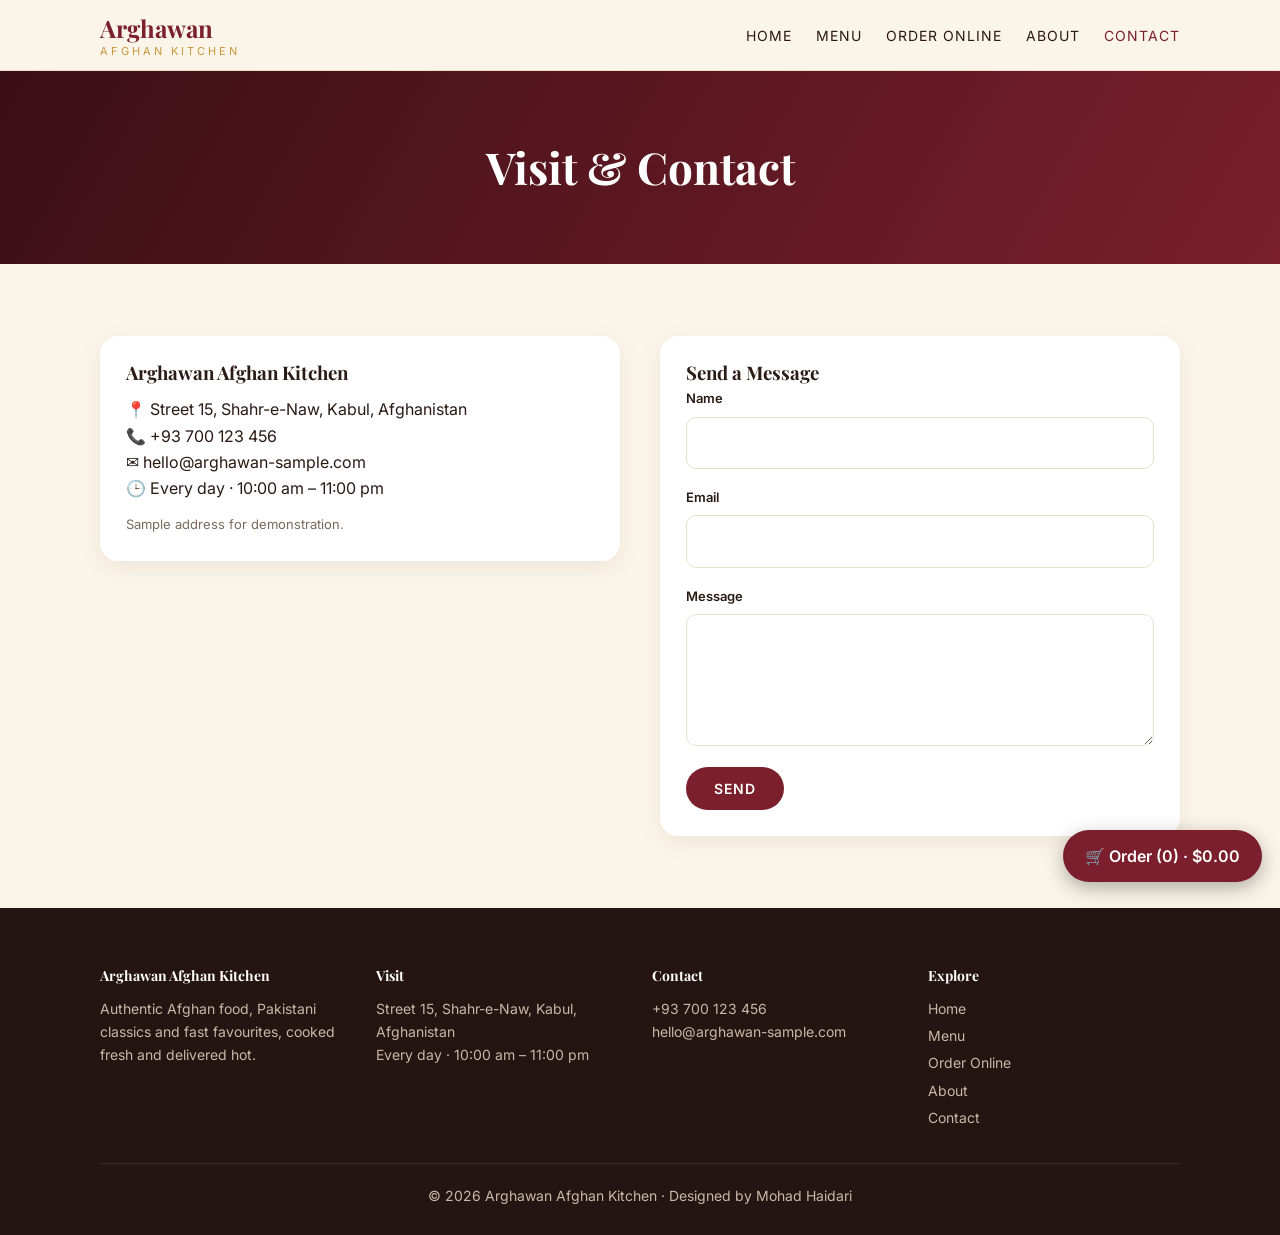
<file: contact.html>
<!DOCTYPE html><html lang="en"><head><meta charset="utf-8"><meta name="viewport" content="width=device-width,initial-scale=1"><title>Contact · Arghawan Afghan Kitchen</title><link rel="preconnect" href="https://fonts.googleapis.com"><link href="https://fonts.googleapis.com/css2?family=Inter:wght@400;600&family=Playfair+Display:wght@600;700&display=swap" rel="stylesheet"><link rel="stylesheet" href="style.css"></head><body><div id="hdr"></div>
<section class="ph2"><h1>Visit &amp; Contact</h1></section><section class="sec"><div class="w two"><div class="box"><h3>Arghawan Afghan Kitchen</h3><p style="margin-top:12px">📍 Street 15, Shahr-e-Naw, Kabul, Afghanistan</p><p>📞 +93 700 123 456</p><p>✉️ hello@arghawan-sample.com</p><p>🕒 Every day · 10:00 am – 11:00 pm</p><p style="margin-top:12px;color:#7a6a5c;font-size:13px">Sample address for demonstration.</p></div><form class="box" onsubmit="event.preventDefault();alert(&quot;Thanks! (sample form)&quot;)"><h3>Send a Message</h3><label>Name</label><input required><label>Email</label><input type="email" required><label>Message</label><textarea rows="4" required></textarea><button class="btn">Send</button></form></div></section>
<div id="ftr"></div><script src="script.js"></script></body></html>
</file>
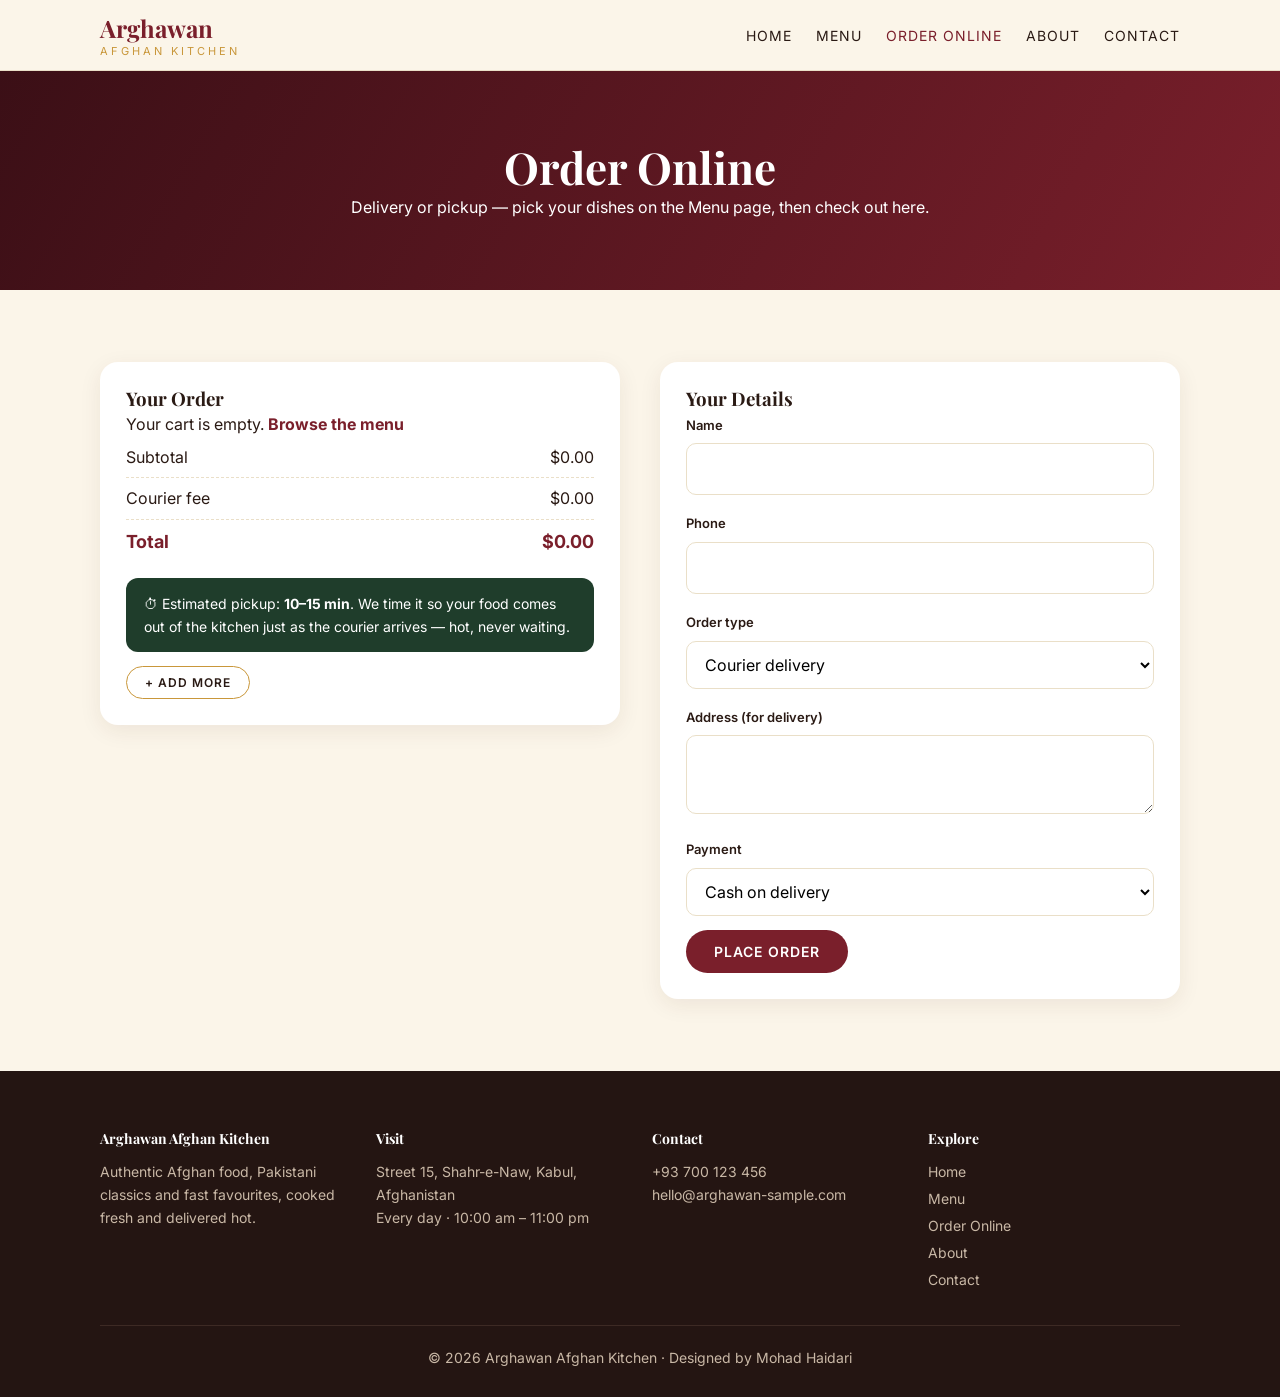
<file: order.html>
<!DOCTYPE html><html lang="en"><head><meta charset="utf-8"><meta name="viewport" content="width=device-width,initial-scale=1"><title>Order Online · Arghawan Afghan Kitchen</title><link rel="preconnect" href="https://fonts.googleapis.com"><link href="https://fonts.googleapis.com/css2?family=Inter:wght@400;600&family=Playfair+Display:wght@600;700&display=swap" rel="stylesheet"><link rel="stylesheet" href="style.css"></head><body><div id="hdr"></div>
<section class="ph2"><h1>Order Online</h1><p>Delivery or pickup — pick your dishes on the Menu page, then check out here.</p></section><section class="sec"><div class="w" id="cart"><div class="two"><div class="box"><h3>Your Order</h3><div id="lines"></div><div id="sum"></div><a class="btn o sm" href="menu.html">+ Add more</a></div><form class="box" id="form"><h3>Your Details</h3><label>Name</label><input id="nm" required><label>Phone</label><input type="tel" required><label>Order type</label><select id="mode"><option value="delivery">Courier delivery</option><option value="pickup">Pickup at restaurant</option></select><label>Address (for delivery)</label><textarea rows="2"></textarea><label>Payment</label><select><option>Cash on delivery</option><option>Card on delivery</option></select><button class="btn" id="go">Place Order</button></form></div></div></section>
<div id="ftr"></div><script src="script.js"></script></body></html>
</file>
<file: style.css>
:root{--wine:#7a1f2b;--gold:#c9973a;--cream:#fbf5e9;--ink:#2a1a14;--green:#1f3d2b;--card:#fff;--line:#eadfc8}
*{box-sizing:border-box;margin:0}body{font:16px/1.65 Inter,system-ui,sans-serif;color:var(--ink);background:var(--cream)}
h1,h2,h3{font-family:'Playfair Display',Georgia,serif;line-height:1.2}a{color:inherit;text-decoration:none}img{max-width:100%}
.w{max-width:1120px;margin:auto;padding:0 20px}.sec{padding:72px 0}.alt{background:#f3e8d0}
header{position:sticky;top:0;z-index:9;background:rgba(251,245,233,.95);backdrop-filter:blur(8px);border-bottom:1px solid var(--line)}
.nav{display:flex;align-items:center;justify-content:space-between;height:70px}.logo{font:700 24px 'Playfair Display',serif;color:var(--wine)}.logo small{display:block;font:11px Inter;letter-spacing:3px;color:var(--gold);text-transform:uppercase}
nav a{margin-left:24px;font-size:14px;letter-spacing:1px;text-transform:uppercase}nav a.on,nav a:hover{color:var(--wine)}
.btn{display:inline-block;background:var(--wine);color:#fff;padding:13px 28px;border:0;border-radius:40px;font:600 14px Inter;letter-spacing:1px;text-transform:uppercase;cursor:pointer}.btn:hover{background:#5d1620}.btn.o{background:none;border:1.5px solid var(--gold);color:var(--ink)}.btn.sm{padding:8px 18px;font-size:12px}
#bt{display:none;background:none;border:0;font-size:28px;cursor:pointer}
.hero{min-height:82vh;display:flex;align-items:center;color:#fff;background:linear-gradient(120deg,rgba(42,14,18,.88),rgba(122,31,43,.7)),url(hero.jpg) center/cover,var(--wine)}
.hero h1{font-size:clamp(38px,6vw,68px);max-width:720px}.hero p{max-width:560px;margin:18px 0 28px;font-size:18px;opacity:.92}.tag{color:var(--gold);letter-spacing:4px;font-size:13px;text-transform:uppercase;margin-bottom:12px}
.ph2{padding:70px 0;text-align:center;color:#fff;background:linear-gradient(120deg,#3b0f16,var(--wine))}.ph2 h1{font-size:44px}
.t{text-align:center;margin-bottom:40px}.t h2{font-size:38px;color:var(--wine)}.t p{color:#7a6a5c}
.g{display:grid;gap:24px;grid-template-columns:repeat(auto-fill,minmax(260px,1fr))}.g3{grid-template-columns:repeat(auto-fit,minmax(240px,1fr))}
.c{background:var(--card);border-radius:18px;overflow:hidden;box-shadow:0 6px 22px rgba(80,40,20,.08);display:flex;flex-direction:column}
.ph{height:190px;position:relative;display:grid;place-items:center;font-size:64px;background:linear-gradient(135deg,#e8c27a,#b5532f)}.ph img{position:absolute;inset:0;width:100%;height:100%;object-fit:cover}
.cb{padding:18px;display:flex;flex-direction:column;flex:1}.cb h3{font-size:20px}.cb p{font-size:14px;color:#7a6a5c;flex:1;margin:6px 0 12px}.pr{display:flex;justify-content:space-between;align-items:center;font-weight:700;color:var(--wine)}
.tabs{display:flex;flex-wrap:wrap;gap:10px;justify-content:center;margin-bottom:36px}.tabs button{padding:10px 22px;border-radius:30px;border:1.5px solid var(--gold);background:none;font:600 14px Inter;cursor:pointer}.tabs .on{background:var(--wine);color:#fff;border-color:var(--wine)}
.f{padding:28px;background:var(--card);border-radius:18px;text-align:center;box-shadow:0 6px 22px rgba(80,40,20,.07)}.f b{font-size:38px;display:block}
.two{display:grid;gap:40px;grid-template-columns:1fr 1fr;align-items:start}
input,select,textarea{width:100%;padding:12px 14px;margin:6px 0 14px;border:1px solid var(--line);border-radius:10px;font:inherit;background:#fff}label{font-size:13px;font-weight:600}
.box{background:#fff;padding:26px;border-radius:18px;box-shadow:0 6px 22px rgba(80,40,20,.08)}.row{display:flex;justify-content:space-between;padding:7px 0;border-bottom:1px dashed var(--line)}.row.tot{font-weight:700;font-size:18px;border:0;color:var(--wine)}
.q button{width:26px;height:26px;border-radius:50%;border:1px solid var(--gold);background:none;cursor:pointer}.eta{background:var(--green);color:#fff;padding:14px 18px;border-radius:12px;margin:14px 0;font-size:14px}
.ok{text-align:center}.ok .big{font-size:60px}.steps{display:flex;gap:10px;justify-content:center;flex-wrap:wrap;margin-top:18px}.steps span{background:#f3e8d0;padding:8px 14px;border-radius:20px;font-size:13px}
footer{background:#241512;color:#c9b8a6;padding:56px 0 28px;font-size:14px}footer h4{color:#fff;margin-bottom:10px;font-family:'Playfair Display',serif}footer .g{margin-bottom:30px}footer a{display:block;margin:4px 0}.cp{border-top:1px solid #3d2a24;padding-top:20px;text-align:center}
#cartb{position:fixed;right:18px;bottom:18px;background:var(--wine);color:#fff;border-radius:40px;padding:13px 22px;font-weight:600;box-shadow:0 6px 20px rgba(0,0,0,.3);z-index:9}
@media(max-width:760px){#bt{display:block}nav{display:none;position:absolute;top:70px;left:0;right:0;background:var(--cream);padding:14px 20px;border-bottom:1px solid var(--line)}nav.open{display:block}nav a{display:block;margin:0;padding:10px 0}.two{grid-template-columns:1fr}}
</file>
